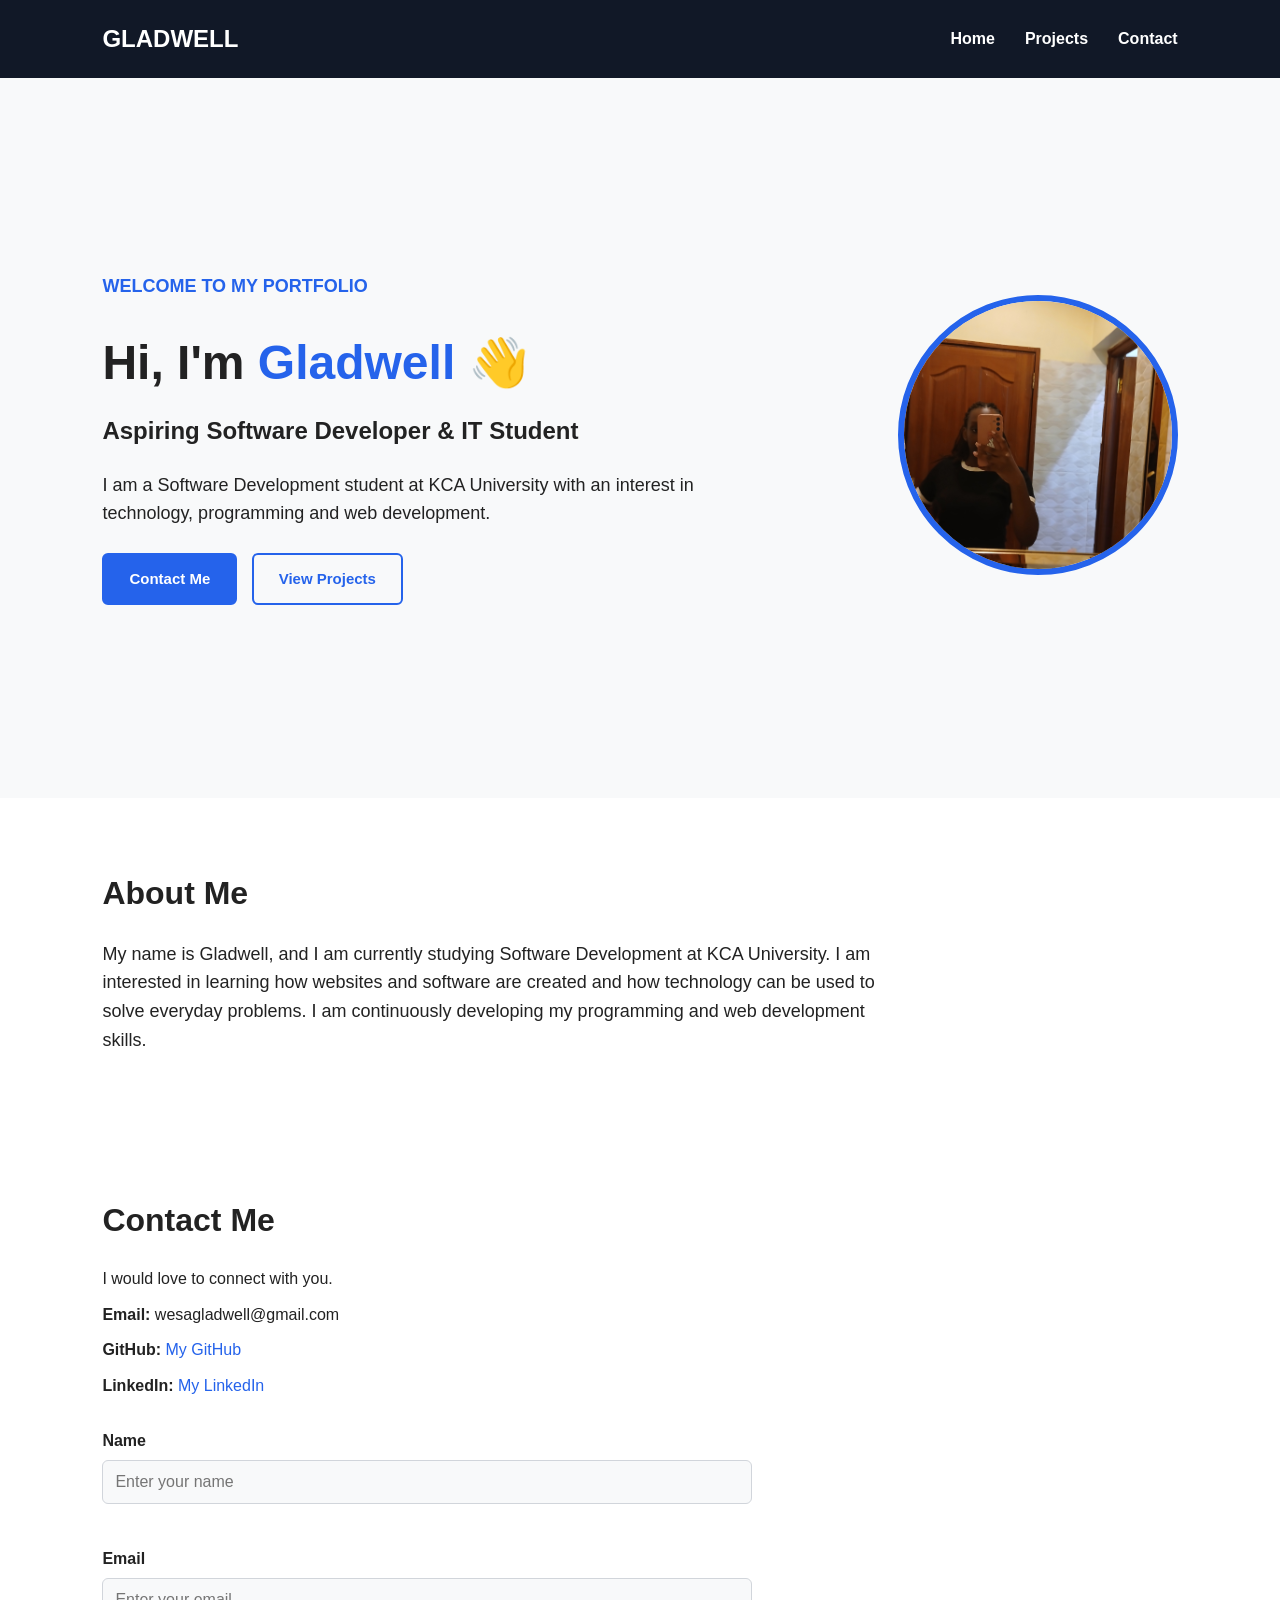
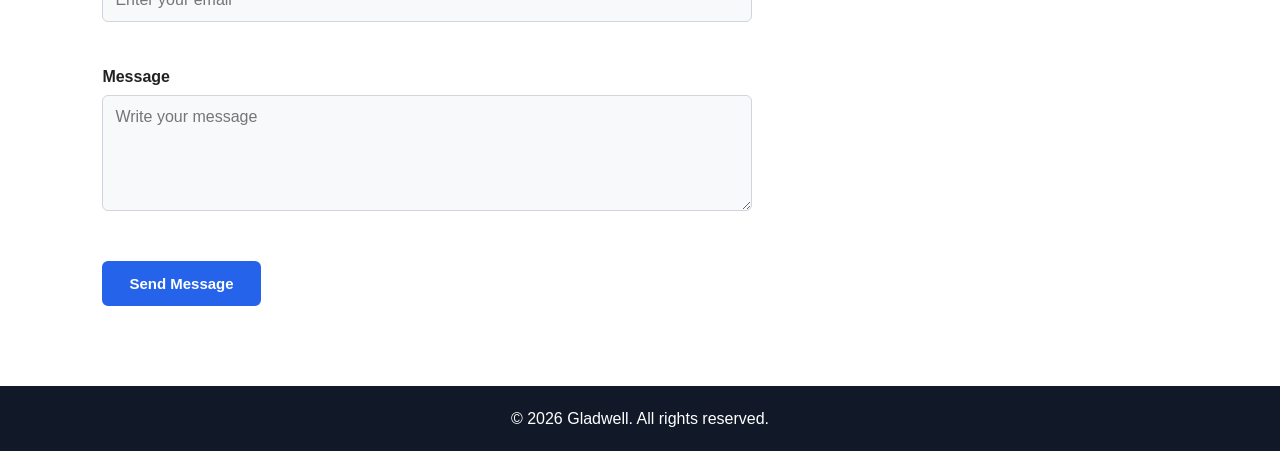
<file: index.html>
<!DOCTYPE html>
<html lang="en">
<head>
    <meta charset="UTF-8">
    <meta name="viewport" content="width=device-width, initial-scale=1.0">
    <meta name="description" content="Gladwell's personal portfolio - Software Development student at KCA University">
    <title>Gladwell | Personal Portfolio</title>
    <link rel="stylesheet" href="style.css">
</head>

<body>
    <header>
        <nav>
            <h2 class="logo">GLADWELL</h2>

            <ul class="nav-links">
                <li><a href="index.html">Home</a></li>
                <li><a href="projects.html">Projects</a></li>
                <li><a href="index.html#contact">Contact</a></li>
            </ul>
        </nav>
    </header>

    <main>
        <section id="home" class="hero">
            <div class="hero-text">
                <p class="welcome">WELCOME TO MY PORTFOLIO</p>
                <h1>Hi, I'm <span>Gladwell</span> 👋</h1>
                <h2>Aspiring Software Developer & IT Student</h2>

                <p>
                    I am a Software Development student at KCA University
                    with an interest in technology, programming and web development.
                </p>

                <a href="#contact" class="button">Contact Me</a>
                <a href="projects.html" class="button secondary-button">View Projects</a>
            </div>

            <div class="hero-image">
                <img src="photo.jpg" alt="Professional photo of Gladwell">
            </div>
        </section>

        <section id="about" class="about">
            <h2>About Me</h2>
            <p>
                My name is Gladwell, and I am currently studying Software
                Development at KCA University. I am interested in learning
                how websites and software are created and how technology
                can be used to solve everyday problems. I am continuously
                developing my programming and web development skills.
            </p>
        </section>

        <section id="contact" class="contact">
            <h2>Contact Me</h2>
            <p>I would love to connect with you.</p>

            <div class="contact-details">
                <p><strong>Email:</strong> wesagladwell@gmail.com</p>

                <p>
                    <strong>GitHub:</strong>
                    <a href="https://github.com/Wesaaa101" target="_blank" rel="noopener noreferrer">
                        My GitHub
                    </a>
                </p>

                <p>
                    <strong>LinkedIn:</strong>
                    <a href="#" aria-label="LinkedIn profile coming soon">
                        My LinkedIn
                    </a>
                </p>
            </div>

            <form id="contactForm" class="contact-form" novalidate>
                <div class="form-group">
                    <label for="name">Name</label>
                    <input type="text" id="name" name="name" placeholder="Enter your name">
                    <small class="error-message" id="nameError"></small>
                </div>

                <div class="form-group">
                    <label for="email">Email</label>
                    <input type="email" id="email" name="email" placeholder="Enter your email">
                    <small class="error-message" id="emailError"></small>
                </div>

                <div class="form-group">
                    <label for="message">Message</label>
                    <textarea id="message" name="message" rows="5" placeholder="Write your message"></textarea>
                    <small class="error-message" id="messageError"></small>
                </div>

                <button type="submit" class="button">Send Message</button>
                <p id="formSuccess" class="success-message" role="status"></p>
            </form>
        </section>
    </main>

    <footer>
        <p>© 2026 Gladwell. All rights reserved.</p>
    </footer>

    <script src="script.js"></script>
</body>
</html>
</file>
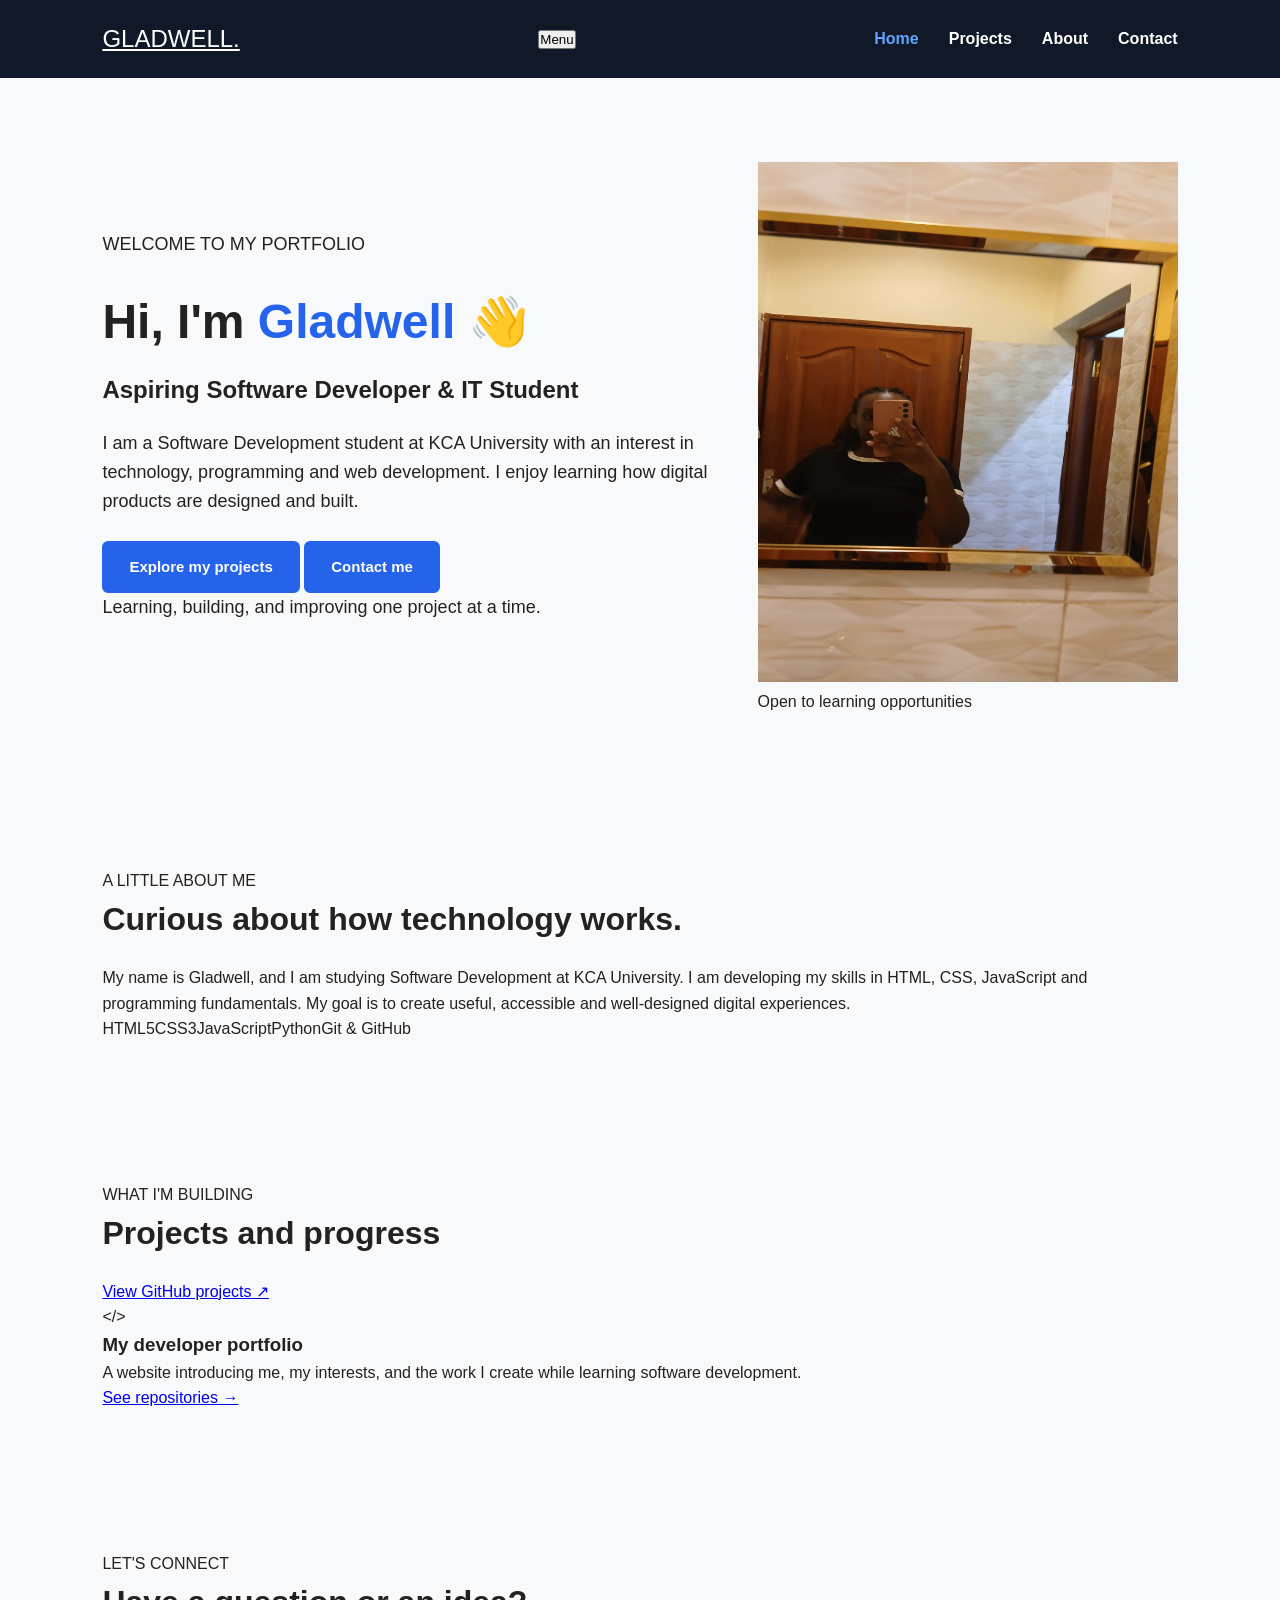
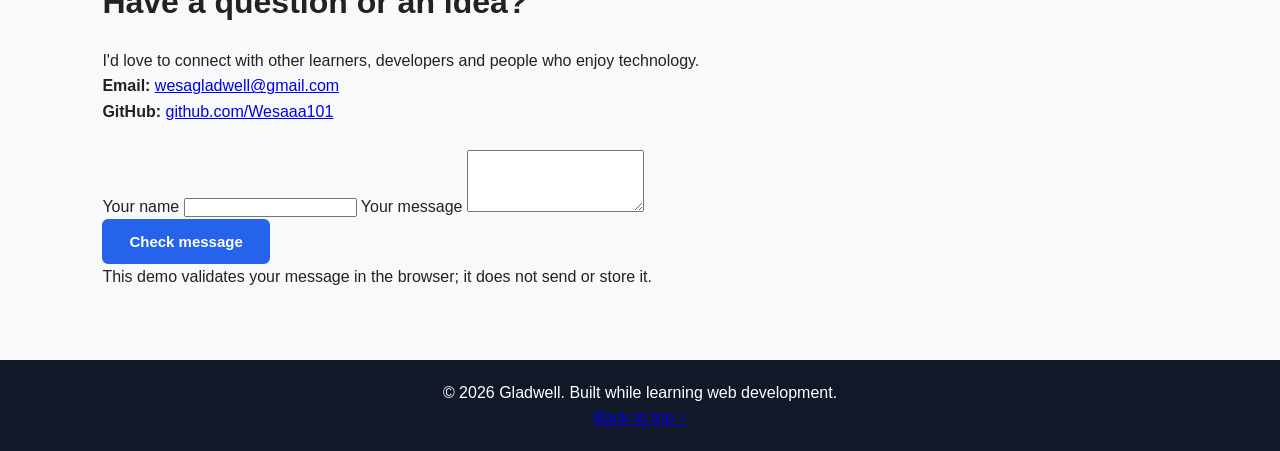
<file: index.html.html>
<!DOCTYPE html>
<html lang="en">
<head>
  <meta charset="UTF-8">
  <meta name="viewport" content="width=device-width, initial-scale=1.0">
  <meta name="description" content="Gladwell's personal portfolio: an aspiring software developer and IT student at KCA University.">
  <meta name="theme-color" content="#101827">
  <title>Gladwell | Personal Portfolio</title>
  <link rel="stylesheet" href="style.css">
  <script src="script.js" defer></script>
</head>
<body>
  <header class="site-header">
    <nav class="nav container" aria-label="Main navigation">
      <a class="logo" href="index.html">GLADWELL<span>.</span></a>
      <button class="menu-toggle" id="menu-toggle" type="button" aria-expanded="false" aria-controls="nav-links">Menu</button>
      <ul class="nav-links" id="nav-links">
        <li><a class="active" href="index.html">Home</a></li>
        <li><a href="projects.html">Projects</a></li>
        <li><a href="#about">About</a></li>
        <li><a href="#contact">Contact</a></li>
      </ul>
    </nav>
  </header>

  <main>
    <section class="hero container" id="home">
      <div class="hero-copy">
        <p class="eyebrow">WELCOME TO MY PORTFOLIO</p>
        <h1>Hi, I'm <span>Gladwell</span> 👋</h1>
        <h2>Aspiring Software Developer &amp; IT Student</h2>
        <p class="intro">I am a Software Development student at KCA University with an interest in technology, programming and web development. I enjoy learning how digital products are designed and built.</p>
        <div class="hero-actions">
          <a class="button button-primary" href="projects.html">Explore my projects</a>
          <a class="button button-secondary" href="#contact">Contact me</a>
        </div>
        <p class="small-note">Learning, building, and improving one project at a time.</p>
      </div>
      <div class="hero-visual">
        <div class="photo-frame">
          <img src="photo.jpg" alt="Portrait of Gladwell" width="420" height="520">
        </div>
        <div class="floating-note"><span class="status-dot"></span> Open to learning opportunities</div>
      </div>
    </section>

    <section class="section section-muted" id="about">
      <div class="container narrow">
        <p class="eyebrow">A LITTLE ABOUT ME</p>
        <h2 class="section-title">Curious about how technology works.</h2>
        <p>My name is Gladwell, and I am studying Software Development at KCA University. I am developing my skills in HTML, CSS, JavaScript and programming fundamentals. My goal is to create useful, accessible and well-designed digital experiences.</p>
        <div class="skill-list" aria-label="Current learning areas">
          <span>HTML5</span><span>CSS3</span><span>JavaScript</span><span>Python</span><span>Git &amp; GitHub</span>
        </div>
      </div>
    </section>

    <section class="section container" id="featured">
      <div class="section-heading">
        <div>
          <p class="eyebrow">WHAT I'M BUILDING</p>
          <h2 class="section-title">Projects and progress</h2>
        </div>
        <a class="text-link" href="projects.html">View GitHub projects ↗</a>
      </div>
      <div class="feature-card">
        <div class="feature-icon" aria-hidden="true">&lt;/&gt;</div>
        <div>
          <h3>My developer portfolio</h3>
          <p>A website introducing me, my interests, and the work I create while learning software development.</p>
          <a href="projects.html" class="text-link">See repositories →</a>
        </div>
      </div>
    </section>

    <section class="section section-muted" id="contact">
      <div class="container contact-layout">
        <div>
          <p class="eyebrow">LET'S CONNECT</p>
          <h2 class="section-title">Have a question or an idea?</h2>
          <p>I'd love to connect with other learners, developers and people who enjoy technology.</p>
          <p><strong>Email:</strong> <a href="mailto:wesagladwell@gmail.com">wesagladwell@gmail.com</a></p>
          <p><strong>GitHub:</strong> <a href="https://github.com/Wesaaa101" target="_blank" rel="noopener noreferrer">github.com/Wesaaa101</a></p>
        </div>
        <form class="contact-form" id="contact-form">
          <label for="visitor-name">Your name</label>
          <input id="visitor-name" name="visitor-name" type="text" autocomplete="name" required maxlength="80">
          <label for="visitor-message">Your message</label>
          <textarea id="visitor-message" name="visitor-message" rows="4" required maxlength="1000"></textarea>
          <button class="button button-primary" type="submit">Check message</button>
          <p id="form-status" class="form-status" role="status" aria-live="polite">This demo validates your message in the browser; it does not send or store it.</p>
        </form>
      </div>
    </section>
  </main>

  <footer class="site-footer">
    <div class="container footer-inner">
      <p>© <span id="year">2026</span> Gladwell. Built while learning web development.</p>
      <a href="#home">Back to top ↑</a>
    </div>
  </footer>
</body>
</html>
</file>
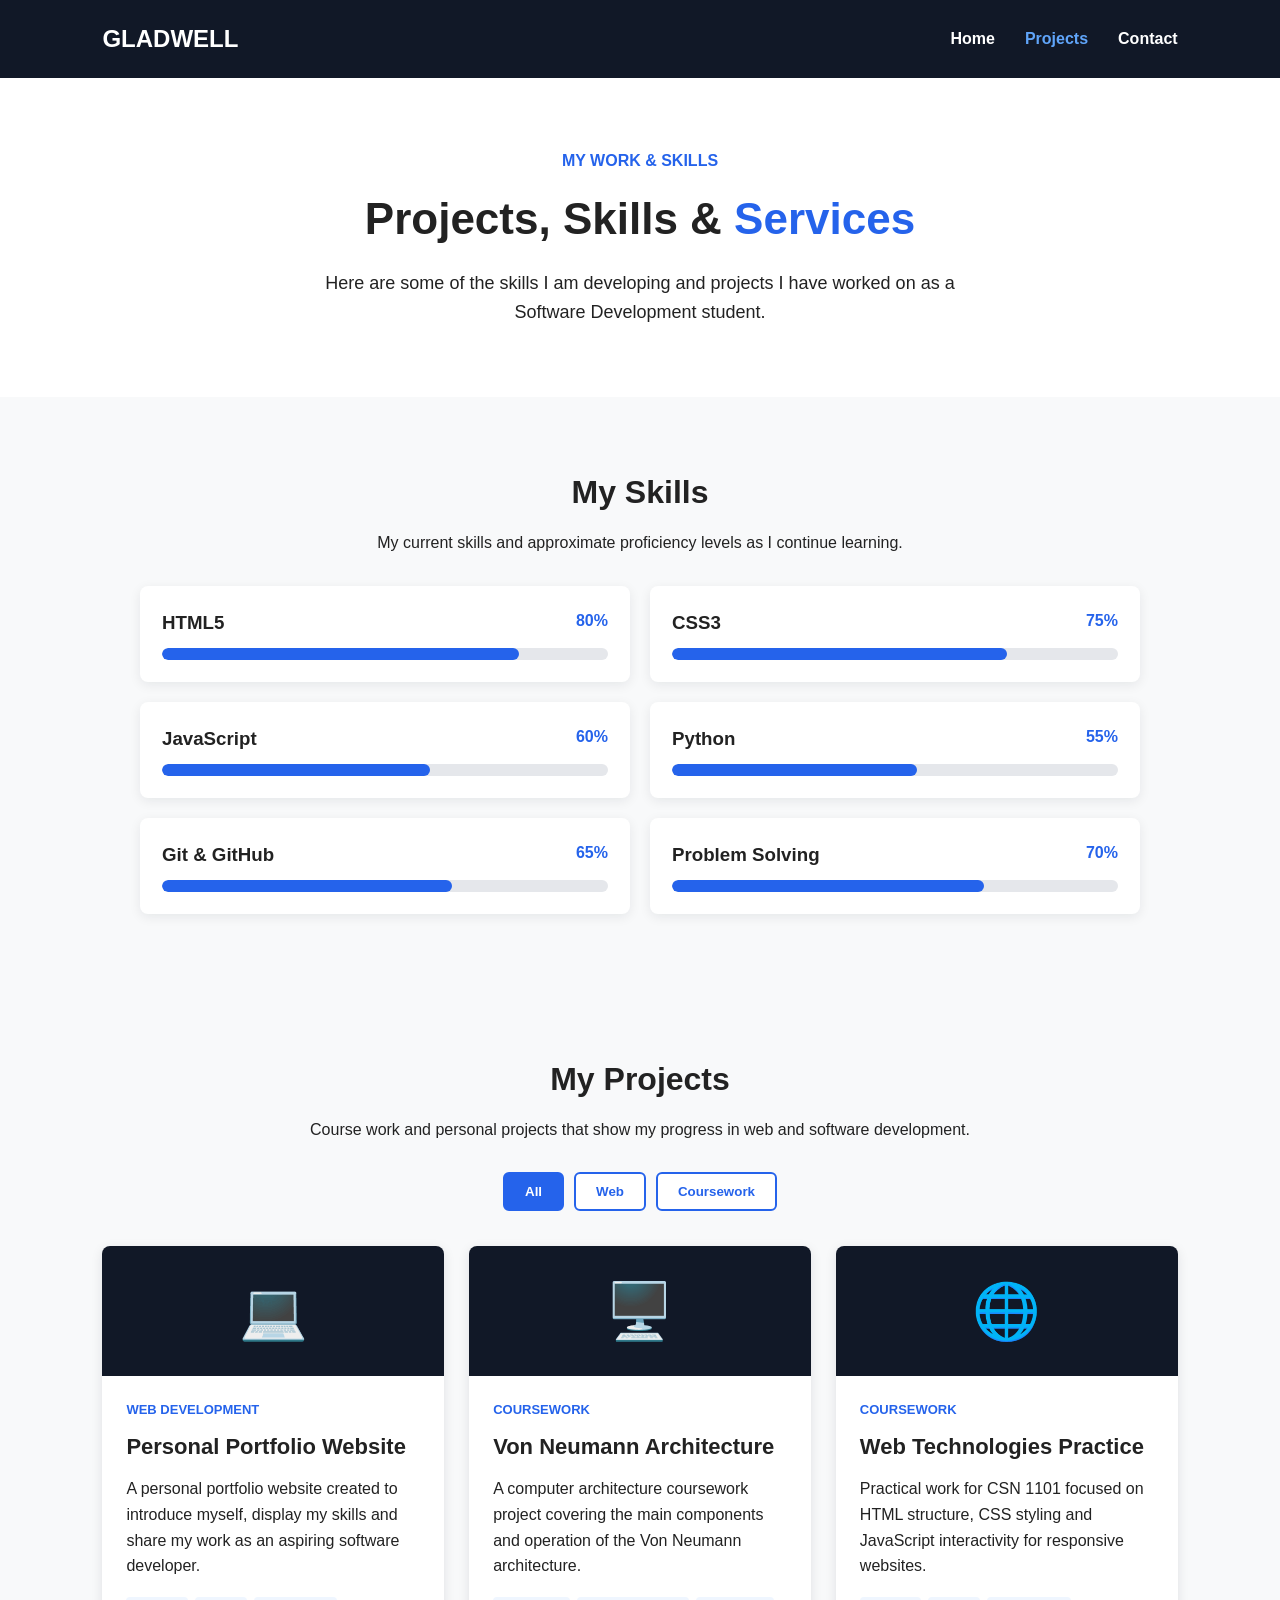
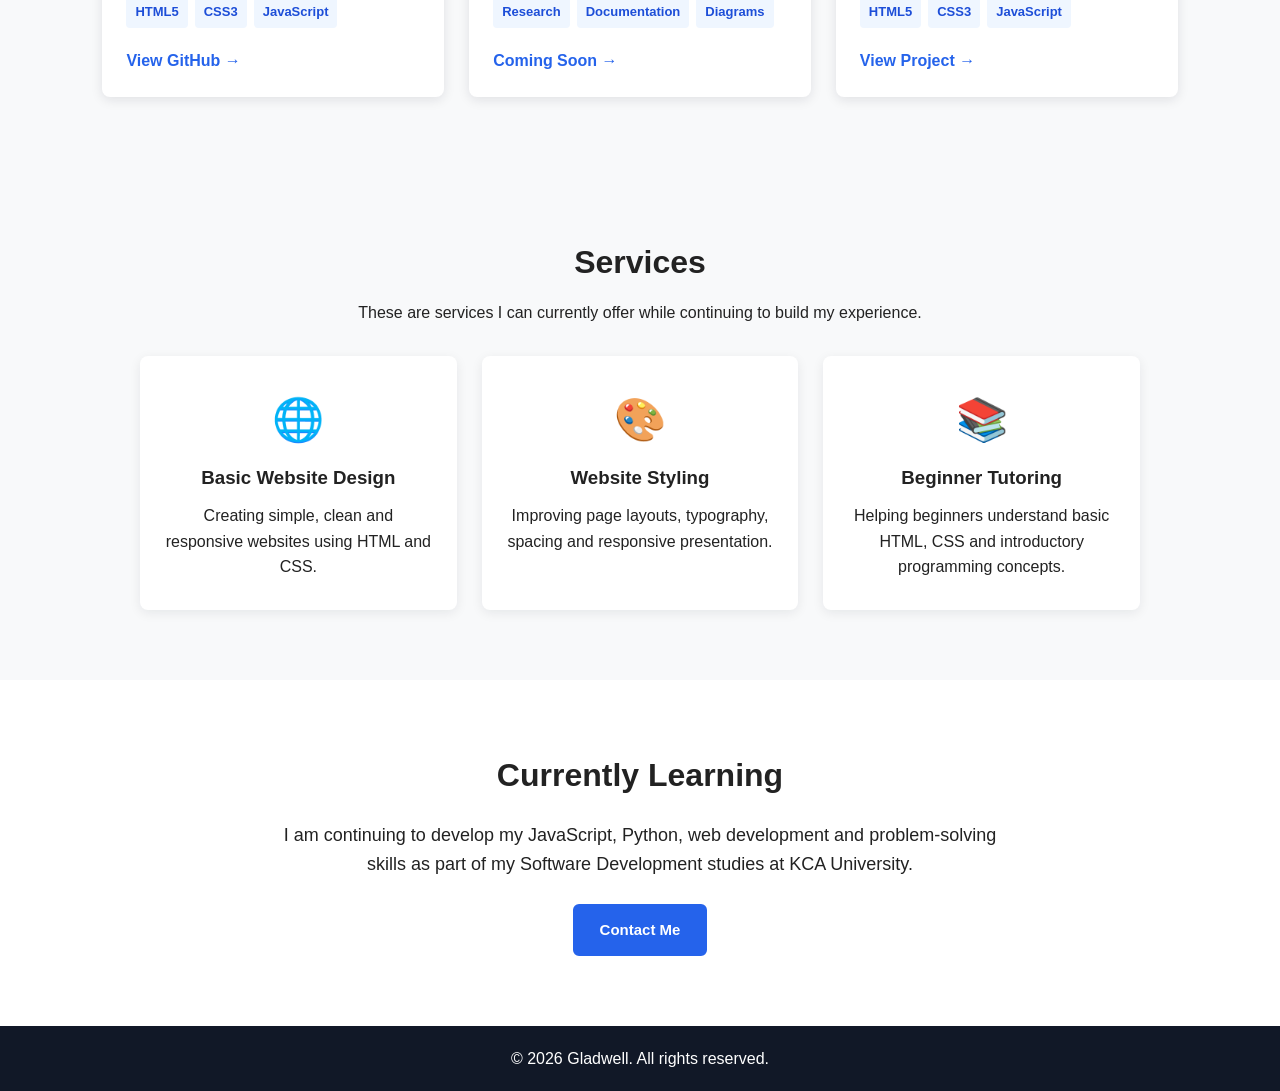
<file: projects.html>
<!DOCTYPE html>
<html lang="en">
<head>
    <meta charset="UTF-8">
    <meta name="viewport" content="width=device-width, initial-scale=1.0">
    <meta name="description" content="Gladwell's projects, skills and services">
    <title>Gladwell | Projects & Skills</title>
    <link rel="stylesheet" href="style.css">
</head>

<body>
    <header>
        <nav>
            <h2 class="logo">GLADWELL</h2>

            <ul class="nav-links">
                <li><a href="index.html">Home</a></li>
                <li><a href="projects.html" class="active">Projects</a></li>
                <li><a href="index.html#contact">Contact</a></li>
            </ul>
        </nav>
    </header>

    <main>
        <section class="page-hero">
            <p class="welcome">MY WORK & SKILLS</p>
            <h1>Projects, Skills & <span>Services</span></h1>
            <p>
                Here are some of the skills I am developing and projects I have
                worked on as a Software Development student.
            </p>
        </section>

        <section class="skills-section">
            <h2>My Skills</h2>
            <p class="section-intro">
                My current skills and approximate proficiency levels as I continue learning.
            </p>

            <div class="skills-grid">
                <div class="skill-card">
                    <div class="skill-heading">
                        <h3>HTML5</h3>
                        <span>80%</span>
                    </div>
                    <div class="progress-track">
                        <div class="progress-bar" style="width: 80%;"></div>
                    </div>
                </div>

                <div class="skill-card">
                    <div class="skill-heading">
                        <h3>CSS3</h3>
                        <span>75%</span>
                    </div>
                    <div class="progress-track">
                        <div class="progress-bar" style="width: 75%;"></div>
                    </div>
                </div>

                <div class="skill-card">
                    <div class="skill-heading">
                        <h3>JavaScript</h3>
                        <span>60%</span>
                    </div>
                    <div class="progress-track">
                        <div class="progress-bar" style="width: 60%;"></div>
                    </div>
                </div>

                <div class="skill-card">
                    <div class="skill-heading">
                        <h3>Python</h3>
                        <span>55%</span>
                    </div>
                    <div class="progress-track">
                        <div class="progress-bar" style="width: 55%;"></div>
                    </div>
                </div>

                <div class="skill-card">
                    <div class="skill-heading">
                        <h3>Git & GitHub</h3>
                        <span>65%</span>
                    </div>
                    <div class="progress-track">
                        <div class="progress-bar" style="width: 65%;"></div>
                    </div>
                </div>

                <div class="skill-card">
                    <div class="skill-heading">
                        <h3>Problem Solving</h3>
                        <span>70%</span>
                    </div>
                    <div class="progress-track">
                        <div class="progress-bar" style="width: 70%;"></div>
                    </div>
                </div>
            </div>
        </section>

        <section class="projects-section">
            <h2>My Projects</h2>
            <p class="section-intro">
                Course work and personal projects that show my progress in web and software development.
            </p>

            <div class="filter-buttons" aria-label="Project filters">
                <button class="filter-btn active-filter" data-filter="all">All</button>
                <button class="filter-btn" data-filter="web">Web</button>
                <button class="filter-btn" data-filter="coursework">Coursework</button>
            </div>

            <div class="project-grid">
                <article class="project-card" data-category="web">
                    <div class="project-icon">💻</div>
                    <div class="project-content">
                        <span class="project-category">Web Development</span>
                        <h3>Personal Portfolio Website</h3>
                        <p>
                            A personal portfolio website created to introduce myself,
                            display my skills and share my work as an aspiring software developer.
                        </p>

                        <div class="tech-list">
                            <span>HTML5</span>
                            <span>CSS3</span>
                            <span>JavaScript</span>
                        </div>

                        <a class="project-link"
                           href="https://github.com/Wesaaa101/my-portfolio"
                           target="_blank"
                           rel="noopener noreferrer">
                            View GitHub →
                        </a>
                    </div>
                </article>

                <article class="project-card" data-category="coursework">
                    <div class="project-icon">🖥️</div>
                    <div class="project-content">
                        <span class="project-category">Coursework</span>
                        <h3>Von Neumann Architecture</h3>
                        <p>
                            A computer architecture coursework project covering the main
                            components and operation of the Von Neumann architecture.
                        </p>

                        <div class="tech-list">
                            <span>Research</span>
                            <span>Documentation</span>
                            <span>Diagrams</span>
                        </div>

                        <a class="project-link" href="#" onclick="showComingSoon(event)">
                            Coming Soon →
                        </a>
                    </div>
                </article>

                <article class="project-card" data-category="coursework">
                    <div class="project-icon">🌐</div>
                    <div class="project-content">
                        <span class="project-category">Coursework</span>
                        <h3>Web Technologies Practice</h3>
                        <p>
                            Practical work for CSN 1101 focused on HTML structure,
                            CSS styling and JavaScript interactivity for responsive websites.
                        </p>

                        <div class="tech-list">
                            <span>HTML5</span>
                            <span>CSS3</span>
                            <span>JavaScript</span>
                        </div>

                        <a class="project-link" href="projects.html">
                            View Project →
                        </a>
                    </div>
                </article>
            </div>
        </section>

        <section class="services-section">
            <h2>Services</h2>
            <p class="section-intro">
                These are services I can currently offer while continuing to build my experience.
            </p>

            <div class="services-grid">
                <div class="service-card">
                    <div class="service-icon">🌐</div>
                    <h3>Basic Website Design</h3>
                    <p>Creating simple, clean and responsive websites using HTML and CSS.</p>
                </div>

                <div class="service-card">
                    <div class="service-icon">🎨</div>
                    <h3>Website Styling</h3>
                    <p>Improving page layouts, typography, spacing and responsive presentation.</p>
                </div>

                <div class="service-card">
                    <div class="service-icon">📚</div>
                    <h3>Beginner Tutoring</h3>
                    <p>Helping beginners understand basic HTML, CSS and introductory programming concepts.</p>
                </div>
            </div>
        </section>

        <section class="assignment-note">
            <h2>Currently Learning</h2>
            <p>
                I am continuing to develop my JavaScript, Python, web development and
                problem-solving skills as part of my Software Development studies at KCA University.
            </p>
            <a href="index.html#contact" class="button">Contact Me</a>
        </section>
    </main>

    <footer>
        <p>© 2026 Gladwell. All rights reserved.</p>
    </footer>

    <script src="script.js"></script>
</body>
</html>
</file>
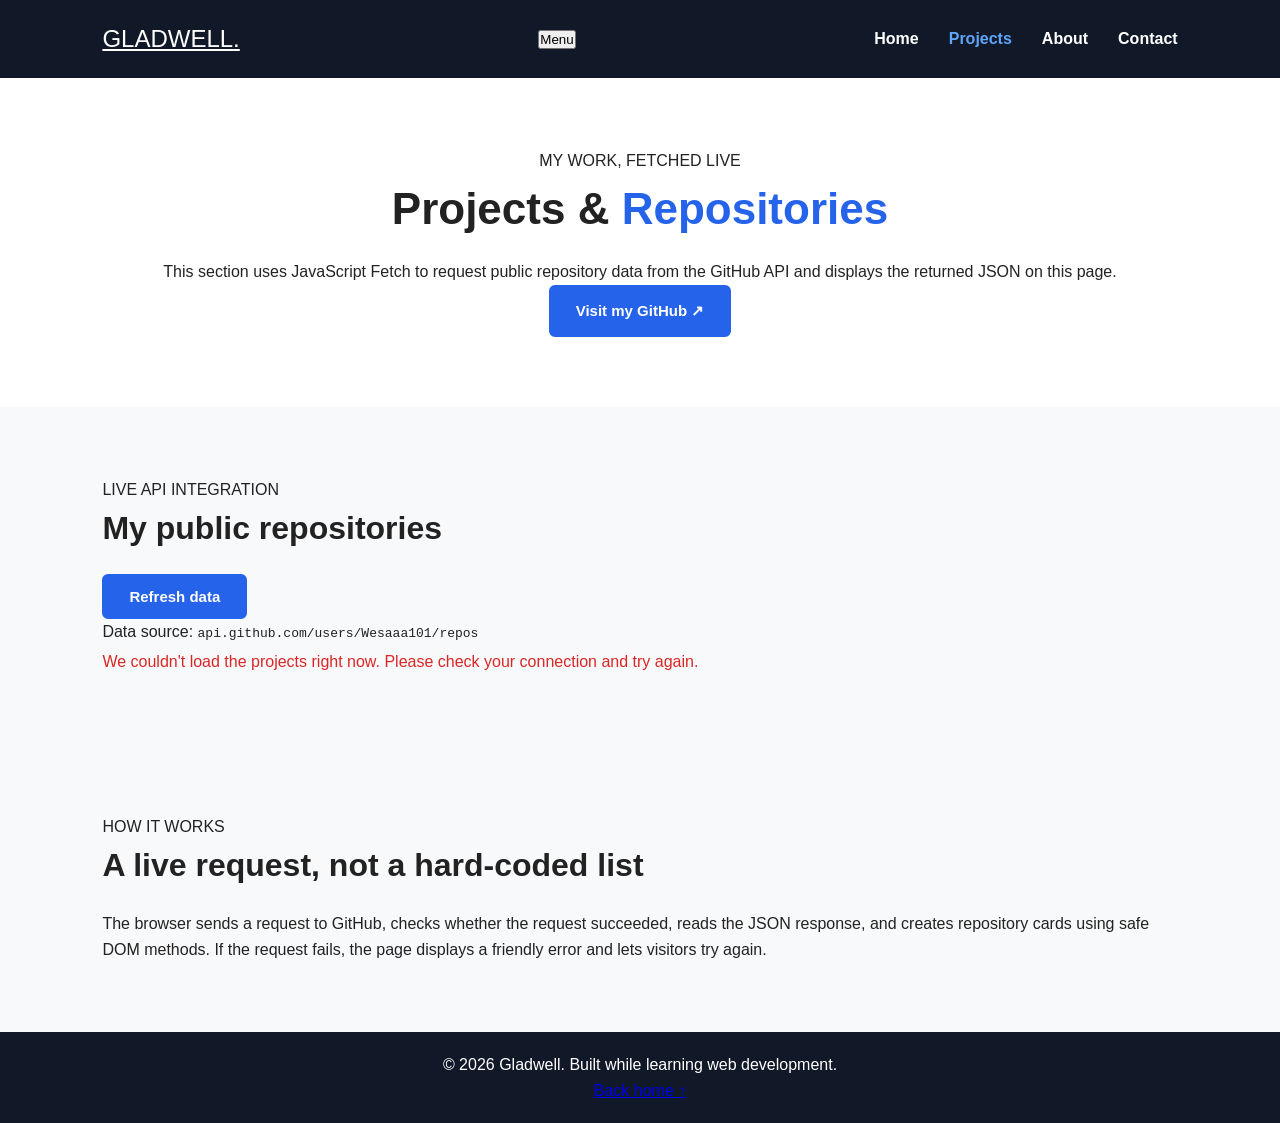
<file: projects.html.html>
<!DOCTYPE html>
<html lang="en">
<head>
  <meta charset="UTF-8">
  <meta name="viewport" content="width=device-width, initial-scale=1.0">
  <meta name="description" content="Explore Gladwell's public GitHub repositories and software development learning projects.">
  <meta name="theme-color" content="#101827">
  <title>Projects | Gladwell</title>
  <link rel="stylesheet" href="style.css">
  <script src="script.js" defer></script>
</head>
<body>
  <header class="site-header">
    <nav class="nav container" aria-label="Main navigation">
      <a class="logo" href="index.html">GLADWELL<span>.</span></a>
      <button class="menu-toggle" id="menu-toggle" type="button" aria-expanded="false" aria-controls="nav-links">Menu</button>
      <ul class="nav-links" id="nav-links">
        <li><a href="index.html">Home</a></li>
        <li><a class="active" href="projects.html">Projects</a></li>
        <li><a href="index.html#about">About</a></li>
        <li><a href="index.html#contact">Contact</a></li>
      </ul>
    </nav>
  </header>

  <main>
    <section class="page-hero">
      <div class="container">
        <p class="eyebrow">MY WORK, FETCHED LIVE</p>
        <h1>Projects &amp; <span>Repositories</span></h1>
        <p class="page-intro">This section uses JavaScript Fetch to request public repository data from the GitHub API and displays the returned JSON on this page.</p>
        <a class="button button-secondary" href="https://github.com/Wesaaa101" target="_blank" rel="noopener noreferrer">Visit my GitHub ↗</a>
      </div>
    </section>

    <section class="section container" aria-labelledby="repo-heading">
      <div class="section-heading">
        <div>
          <p class="eyebrow">LIVE API INTEGRATION</p>
          <h2 class="section-title" id="repo-heading">My public repositories</h2>
        </div>
        <button class="button button-secondary button-small" id="retry-repos" type="button">Refresh data</button>
      </div>
      <p class="muted">Data source: <code>api.github.com/users/Wesaaa101/repos</code></p>
      <p id="repo-status" class="status-message" role="status" aria-live="polite">Loading projects…</p>
      <div id="repo-list" class="repo-grid" aria-live="polite"></div>
      <noscript><p class="error-message">Please enable JavaScript to load live repository information.</p></noscript>
    </section>

    <section class="section section-muted">
      <div class="container narrow">
        <p class="eyebrow">HOW IT WORKS</p>
        <h2 class="section-title">A live request, not a hard-coded list</h2>
        <p>The browser sends a request to GitHub, checks whether the request succeeded, reads the JSON response, and creates repository cards using safe DOM methods. If the request fails, the page displays a friendly error and lets visitors try again.</p>
      </div>
    </section>
  </main>

  <footer class="site-footer">
    <div class="container footer-inner">
      <p>© <span id="year">2026</span> Gladwell. Built while learning web development.</p>
      <a href="index.html">Back home ↑</a>
    </div>
  </footer>
</body>
</html>
</file>
<file: style.css>
/* =========================================
   Gladwell Portfolio - Assignment 2
   ========================================= */

/* Reset */
* {
    margin: 0;
    padding: 0;
    box-sizing: border-box;
}

/* General page styling */
html {
    scroll-behavior: smooth;
}

body {
    font-family: Arial, sans-serif;
    line-height: 1.6;
    background-color: #f8f9fa;
    color: #222;
}

/* Header */
header {
    background-color: #111827;
    padding: 20px 8%;
}

nav {
    display: flex;
    justify-content: space-between;
    align-items: center;
}

.logo {
    color: white;
    font-size: 24px;
}

.nav-links {
    display: flex;
    list-style: none;
    gap: 30px;
}

.nav-links a {
    color: white;
    text-decoration: none;
    font-weight: bold;
}

.nav-links a:hover,
.nav-links a.active {
    color: #60a5fa;
}

/* Hero */
.hero {
    min-height: 80vh;
    padding: 70px 8%;
    display: flex;
    justify-content: space-between;
    align-items: center;
    gap: 50px;
}

.hero-text {
    max-width: 600px;
}

.welcome {
    color: #2563eb;
    font-weight: bold;
    margin-bottom: 10px;
}

.hero h1 {
    font-size: 48px;
    margin-bottom: 10px;
}

.hero h1 span,
.page-hero h1 span {
    color: #2563eb;
}

.hero h2 {
    font-size: 24px;
    margin-bottom: 20px;
}

.hero p {
    font-size: 18px;
    margin-bottom: 25px;
}

.hero-image img {
    width: 280px;
    height: 280px;
    object-fit: cover;
    border-radius: 50%;
    border: 6px solid #2563eb;
}

/* Buttons */
.button {
    display: inline-block;
    background-color: #2563eb;
    color: white;
    padding: 12px 25px;
    border-radius: 6px;
    text-decoration: none;
    font-weight: bold;
    border: 2px solid #2563eb;
    cursor: pointer;
    font-size: 15px;
}

.button:hover {
    background-color: #1d4ed8;
    border-color: #1d4ed8;
}

.secondary-button {
    background-color: transparent;
    color: #2563eb;
    margin-left: 10px;
}

.secondary-button:hover {
    color: white;
}

/* General sections */
section {
    padding: 70px 8%;
}

section h2 {
    font-size: 32px;
    margin-bottom: 20px;
}

/* About */
.about {
    background-color: white;
}

.about p {
    max-width: 800px;
    font-size: 18px;
}

/* Contact */
.contact {
    background-color: white;
}

.contact p {
    margin: 10px 0;
}

.contact a {
    color: #2563eb;
    text-decoration: none;
}

.contact a:hover {
    text-decoration: underline;
}

.contact-details {
    margin-bottom: 30px;
}

/* Contact form */
.contact-form {
    max-width: 650px;
    margin-top: 25px;
}

.form-group {
    margin-bottom: 18px;
}

.form-group label {
    display: block;
    font-weight: bold;
    margin-bottom: 6px;
}

.form-group input,
.form-group textarea {
    width: 100%;
    padding: 12px;
    border: 1px solid #d1d5db;
    border-radius: 6px;
    font-family: Arial, sans-serif;
    font-size: 16px;
    background-color: #f8f9fa;
}

.form-group input:focus,
.form-group textarea:focus {
    outline: none;
    border-color: #2563eb;
}

.form-group .input-error {
    border: 2px solid #dc2626;
}

.error-message {
    display: block;
    color: #dc2626;
    min-height: 20px;
    margin-top: 4px;
}

.success-message {
    color: #15803d;
    font-weight: bold;
    margin-top: 15px;
}

/* Assignment 2 page hero */
.page-hero {
    text-align: center;
    background-color: white;
}

.page-hero h1 {
    font-size: 44px;
    margin-bottom: 15px;
}

.page-hero > p:last-child {
    max-width: 700px;
    margin: 0 auto;
    font-size: 18px;
}

/* Assignment 2 sections */
.skills-section,
.projects-section,
.services-section {
    background-color: #f8f9fa;
}

.skills-section h2,
.projects-section h2,
.services-section h2 {
    text-align: center;
}

.section-intro {
    text-align: center;
    max-width: 750px;
    margin: -8px auto 30px;
}

/* Skills */
.skills-grid {
    max-width: 1000px;
    margin: 0 auto;
    display: grid;
    grid-template-columns: repeat(2, 1fr);
    gap: 20px;
}

.skill-card {
    background-color: white;
    padding: 22px;
    border-radius: 8px;
    box-shadow: 0 3px 12px rgba(17, 24, 39, 0.08);
}

.skill-heading {
    display: flex;
    justify-content: space-between;
    margin-bottom: 10px;
}

.skill-heading span {
    color: #2563eb;
    font-weight: bold;
}

.progress-track {
    width: 100%;
    height: 12px;
    background-color: #e5e7eb;
    border-radius: 20px;
    overflow: hidden;
}

.progress-bar {
    height: 100%;
    background-color: #2563eb;
    border-radius: 20px;
}

/* Project filters */
.filter-buttons {
    display: flex;
    justify-content: center;
    flex-wrap: wrap;
    gap: 10px;
    margin: 25px 0 35px;
}

.filter-btn {
    padding: 10px 20px;
    border: 2px solid #2563eb;
    border-radius: 6px;
    background-color: white;
    color: #2563eb;
    font-weight: bold;
    cursor: pointer;
}

.filter-btn:hover,
.filter-btn.active-filter {
    background-color: #2563eb;
    color: white;
}

/* Project cards */
.project-grid {
    max-width: 1100px;
    margin: 0 auto;
    display: grid;
    grid-template-columns: repeat(3, 1fr);
    gap: 25px;
}

.project-card {
    display: flex;
    flex-direction: column;
    background-color: white;
    border-radius: 8px;
    overflow: hidden;
    box-shadow: 0 3px 12px rgba(17, 24, 39, 0.1);
    transition: transform 0.2s ease, box-shadow 0.2s ease;
}

.project-card:hover {
    transform: translateY(-5px);
    box-shadow: 0 8px 20px rgba(17, 24, 39, 0.14);
}

.project-icon {
    min-height: 130px;
    display: flex;
    align-items: center;
    justify-content: center;
    background-color: #111827;
    font-size: 55px;
}

.project-content {
    padding: 24px;
    display: flex;
    flex-direction: column;
    flex: 1;
}

.project-category {
    color: #2563eb;
    font-size: 13px;
    font-weight: bold;
    text-transform: uppercase;
}

.project-content h3 {
    margin: 8px 0 12px;
    font-size: 22px;
}

.project-content p {
    margin-bottom: 18px;
}

.tech-list {
    display: flex;
    flex-wrap: wrap;
    gap: 7px;
    margin-bottom: 20px;
}

.tech-list span {
    background-color: #eff6ff;
    color: #1d4ed8;
    padding: 5px 9px;
    border-radius: 4px;
    font-size: 13px;
    font-weight: bold;
}

.project-link {
    color: #2563eb;
    font-weight: bold;
    text-decoration: none;
    margin-top: auto;
}

.project-link:hover {
    text-decoration: underline;
}

/* Services */
.services-grid {
    max-width: 1000px;
    margin: 0 auto;
    display: grid;
    grid-template-columns: repeat(3, 1fr);
    gap: 25px;
}

.service-card {
    background-color: white;
    padding: 30px 24px;
    text-align: center;
    border-radius: 8px;
    box-shadow: 0 3px 12px rgba(17, 24, 39, 0.08);
}

.service-icon {
    font-size: 42px;
    margin-bottom: 10px;
}

.service-card h3 {
    margin-bottom: 10px;
}

/* Closing section */
.assignment-note {
    text-align: center;
    background-color: white;
}

.assignment-note p {
    max-width: 750px;
    margin: 0 auto 25px;
    font-size: 18px;
}

/* Footer */
footer {
    background-color: #111827;
    color: white;
    text-align: center;
    padding: 20px;
}

/* Responsive design */
@media (max-width: 900px) {
    .project-grid {
        grid-template-columns: repeat(2, 1fr);
    }

    .services-grid {
        grid-template-columns: 1fr 1fr;
    }
}

@media (max-width: 768px) {
    nav {
        flex-direction: column;
        gap: 15px;
    }

    .nav-links {
        gap: 15px;
        flex-wrap: wrap;
        justify-content: center;
    }

    .hero {
        flex-direction: column-reverse;
        text-align: center;
        padding: 50px 5%;
    }

    .hero h1 {
        font-size: 36px;
    }

    .hero h2 {
        font-size: 20px;
    }

    .hero p {
        font-size: 16px;
    }

    .hero-image img {
        width: 220px;
        height: 220px;
    }

    section {
        padding: 50px 5%;
    }

    .skills-grid,
    .project-grid,
    .services-grid {
        grid-template-columns: 1fr;
    }

    .page-hero h1 {
        font-size: 34px;
    }
}

@media (max-width: 400px) {
    .nav-links {
        gap: 10px;
        font-size: 14px;
    }

    .hero h1 {
        font-size: 30px;
    }

    .hero-image img {
        width: 180px;
        height: 180px;
    }

    .secondary-button {
        margin-left: 0;
        margin-top: 10px;
    }
}
</file>
